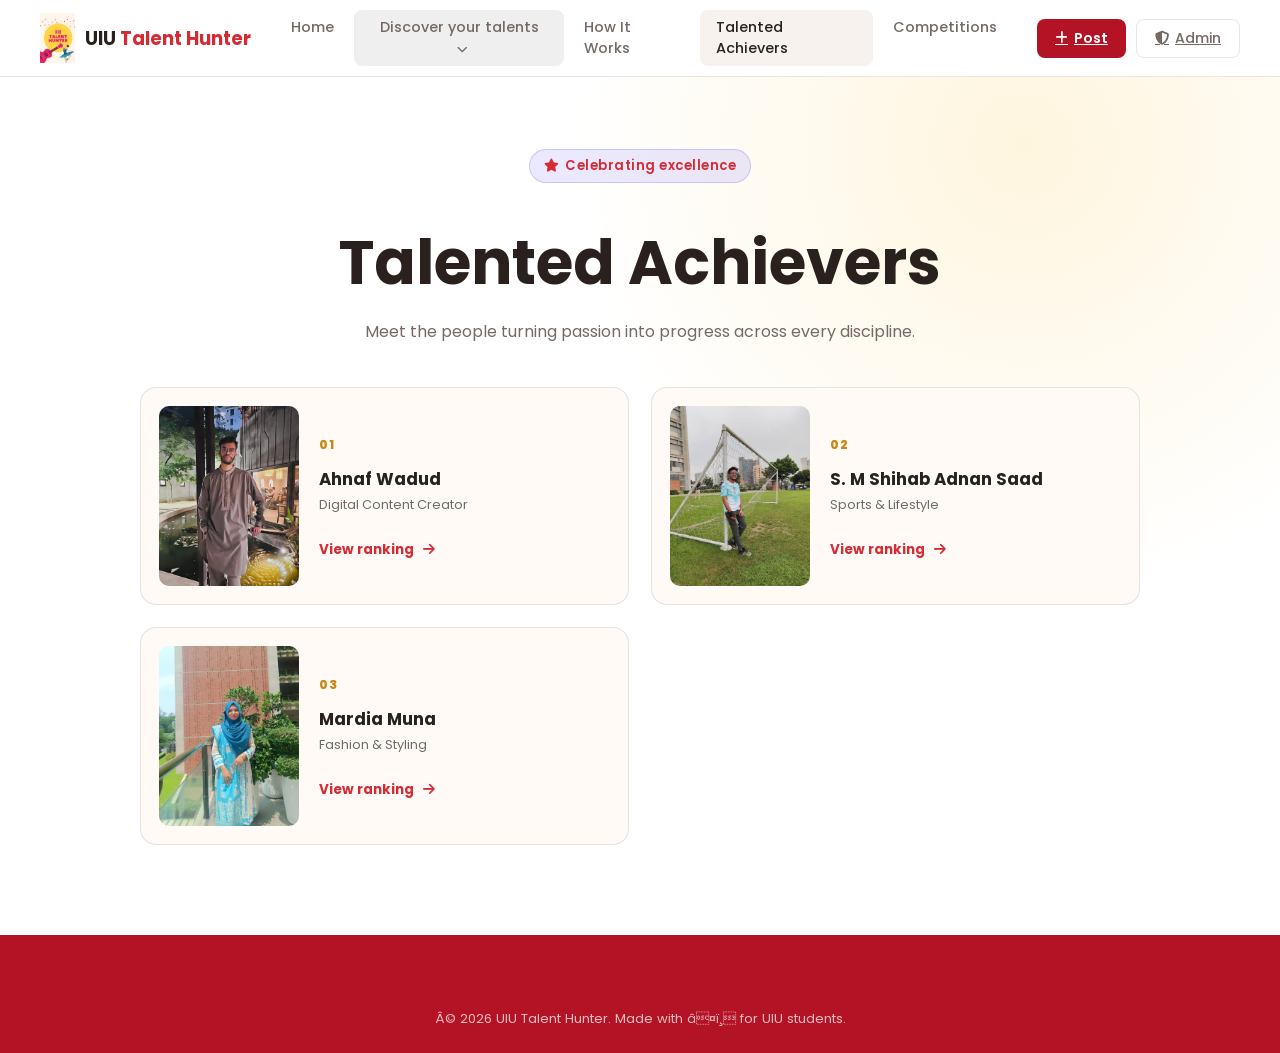
<file: achievers.html>
<!DOCTYPE html>
<html lang="en">

<head>
    <meta charset="UTF-8" />
    <meta name="viewport" content="width=device-width, initial-scale=1.0" />
    <title>Talented Achievers | UIU Talent Hunter</title>
    <link rel="stylesheet" href="style.css" />
    <link rel="stylesheet" href="achievers.css" />
    <link href="https://fonts.googleapis.com/css2?family=Poppins:wght@300;400;500;600;700;800&display=swap"
        rel="stylesheet" />
    <link rel="stylesheet" href="https://cdnjs.cloudflare.com/ajax/libs/font-awesome/6.5.0/css/all.min.css" />
</head>

<body class="category-page achievers-page">
    <nav class="navbar"><a class="nav-brand" href="index.html"><img src="logo.png" alt="UIU Talent Hunter Logo" class="logo-img"><span
                class="brand-text">UIU <span class="highlight">Talent Hunter</span></span></a>
        <ul class="nav-links">
            <li><a href="index.html" class="nav-link">Home</a></li>
            <li class="nav-dropdown"><button class="nav-link dropdown-toggle" type="button"
                    onclick="toggleTalentMenu(event)">Discover your talents <i class="fas fa-chevron-down"></i></button>
                <div class="dropdown-menu"><a href="video.html"><i class="fas fa-video"></i> Video</a><a
                        href="audio.html"><i class="fas fa-music"></i> Audio</a><a href="blog.html"><i
                            class="fas fa-align-left"></i> Text</a></div>
            </li>
            <li><a href="how-it-works.html" class="nav-link">How It Works</a></li>
            <li><a href="achievers.html" class="nav-link active">Talented Achievers</a></li>
            <li><a href="competitions.html" class="nav-link">Competitions</a></li>
        </ul>
        <div class="nav-actions"><a class="btn-upload" href="index.html#home"><i class="fas fa-plus"></i> Post</a><a
                class="btn-admin" href="index.html#leaderboard"><i class="fas fa-shield-alt"></i> Admin</a></div><button
            class="hamburger" onclick="toggleMenu()"><i class="fas fa-bars"></i></button>
    </nav>
    <main class="achievers-page-main">
        <header class="page-heading">
            <p class="hero-badge"><i class="fas fa-star"></i> Celebrating excellence</p>
            <h1>Talented Achievers</h1>
            <p>Meet the people turning passion into progress across every discipline.</p>
        </header>
        <section class="achiever-grid">
            <article class="achiever-card"><img
                    src="ahnaf-wadud.jpg"
                    alt="Ahnaf Wadud" />
                <div><span class="achiever-rank">01</span>
                    <h2>Ahnaf Wadud</h2>
                    <p>Digital Content Creator</p><a href="index.html#leaderboard" class="text-link">View ranking <i
                            class="fas fa-arrow-right"></i></a>
                </div>
            </article>
            <article class="achiever-card"><img
                    src="shihab-adnan-saad.jpg"
                    alt="S. M Shihab Adnan Saad" />
                <div><span class="achiever-rank">02</span>
                    <h2>S. M Shihab Adnan Saad</h2>
                    <p>Sports & Lifestyle</p><a href="index.html#leaderboard" class="text-link">View ranking <i
                            class="fas fa-arrow-right"></i></a>
                </div>
            </article>
            <article class="achiever-card"><img
                    src="mardia-muna.jpg"
                    alt="Mardia Muna" />
                <div><span class="achiever-rank">03</span>
                    <h2>Mardia Muna</h2>
                    <p>Fashion & Styling</p><a href="index.html#leaderboard" class="text-link">View ranking <i
                            class="fas fa-arrow-right"></i></a>
                </div>
            </article>
        </section>
    </main>
    <footer class="footer">
        <div class="footer-bottom">
            <p>Â© 2026 UIU Talent Hunter. Made with â¤ï¸ for UIU students.</p>
        </div>
    </footer>
    <script src="script.js"></script>
</body>

</html>
</file>
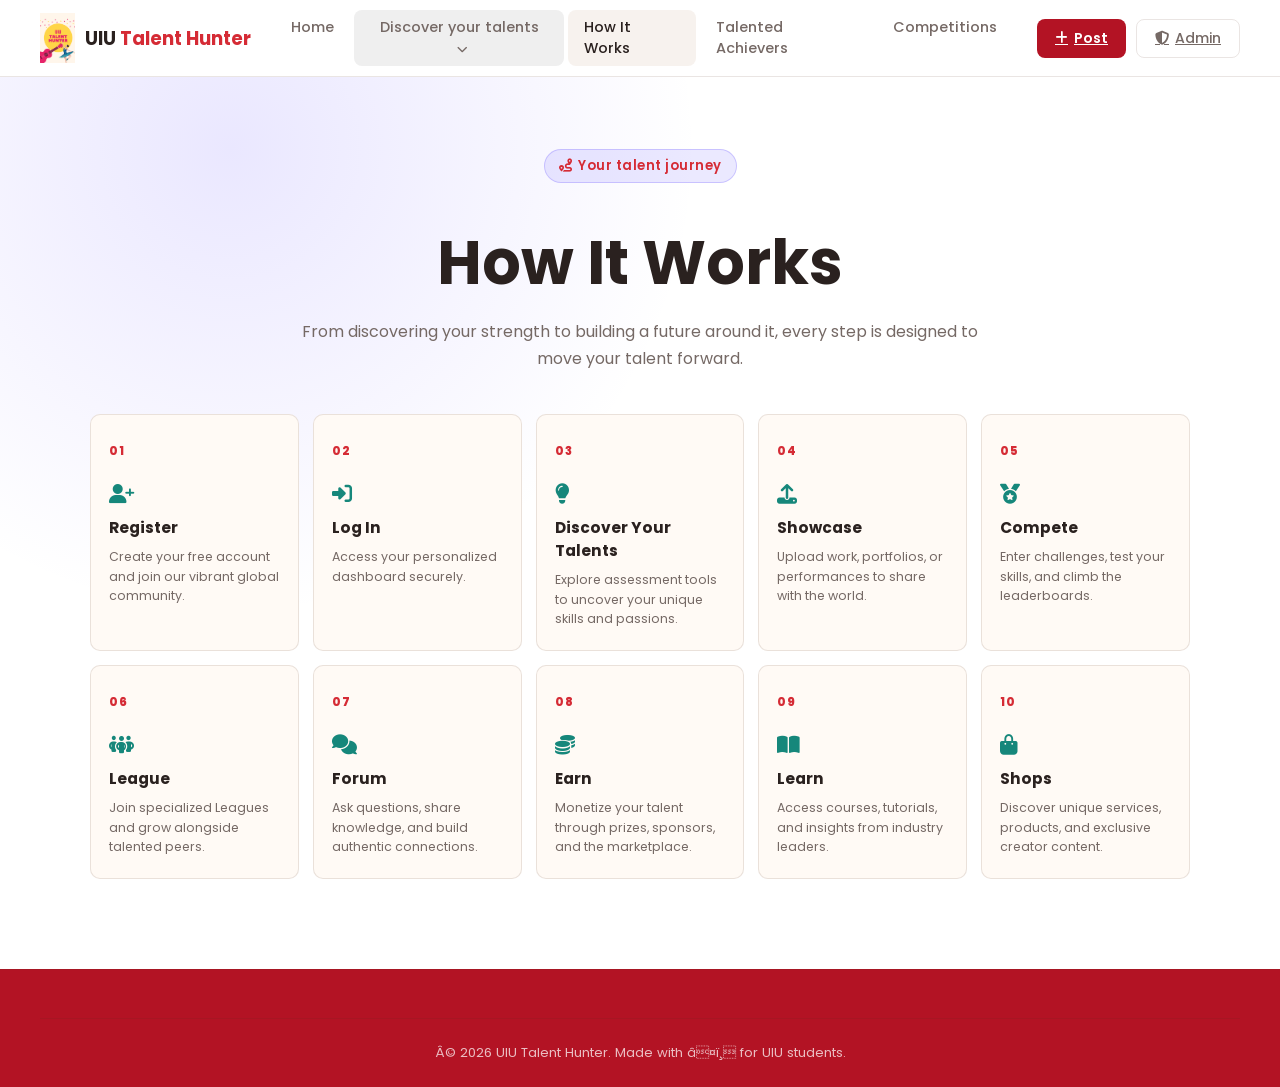
<file: how-it-works.html>
<!DOCTYPE html>
<html lang="en">

<head>
    <meta charset="UTF-8" />
    <meta name="viewport" content="width=device-width, initial-scale=1.0" />
    <title>How It Works | UIU Talent Hunter</title>
    <link rel="stylesheet" href="style.css" />
    <link rel="stylesheet" href="how-it-works.css" />
    <link href="https://fonts.googleapis.com/css2?family=Poppins:wght@300;400;500;600;700;800&display=swap"
        rel="stylesheet" />
    <link rel="stylesheet" href="https://cdnjs.cloudflare.com/ajax/libs/font-awesome/6.5.0/css/all.min.css" />
</head>

<body class="category-page how-page">
    <nav class="navbar"><a class="nav-brand" href="index.html"><img src="logo.png" alt="UIU Talent Hunter Logo" class="logo-img"><span
                class="brand-text">UIU <span class="highlight">Talent Hunter</span></span></a>
        <ul class="nav-links">
            <li><a href="index.html" class="nav-link">Home</a></li>
            <li class="nav-dropdown"><button class="nav-link dropdown-toggle" type="button"
                    onclick="toggleTalentMenu(event)">Discover your talents <i class="fas fa-chevron-down"></i></button>
                <div class="dropdown-menu"><a href="video.html"><i class="fas fa-video"></i> Video</a><a
                        href="audio.html"><i class="fas fa-music"></i> Audio</a><a href="blog.html"><i
                            class="fas fa-align-left"></i> Text</a></div>
            </li>
            <li><a href="how-it-works.html" class="nav-link active">How It Works</a></li>
            <li><a href="achievers.html" class="nav-link">Talented Achievers</a></li>
            <li><a href="competitions.html" class="nav-link">Competitions</a></li>
        </ul>
        <div class="nav-actions"><a class="btn-upload" href="index.html#home"><i class="fas fa-plus"></i> Post</a><a
                class="btn-admin" href="index.html#leaderboard"><i class="fas fa-shield-alt"></i> Admin</a></div><button
            class="hamburger" onclick="toggleMenu()"><i class="fas fa-bars"></i></button>
    </nav>
    <main class="how-page-main">
        <header class="page-heading">
            <p class="hero-badge"><i class="fas fa-route"></i> Your talent journey</p>
            <h1>How It Works</h1>
            <p>From discovering your strength to building a future around it, every step is designed to move your talent
                forward.</p>
        </header>
        <section class="steps-grid full-steps">
            <article class="step-card"><span>01</span><i class="fas fa-user-plus"></i>
                <h3>Register</h3>
                <p>Create your free account and join our vibrant global community.</p>
            </article>
            <article class="step-card"><span>02</span><i class="fas fa-right-to-bracket"></i>
                <h3>Log In</h3>
                <p>Access your personalized dashboard securely.</p>
            </article>
            <article class="step-card"><span>03</span><i class="fas fa-lightbulb"></i>
                <h3>Discover Your Talents</h3>
                <p>Explore assessment tools to uncover your unique skills and passions.</p>
            </article>
            <article class="step-card"><span>04</span><i class="fas fa-upload"></i>
                <h3>Showcase</h3>
                <p>Upload work, portfolios, or performances to share with the world.</p>
            </article>
            <article class="step-card"><span>05</span><i class="fas fa-medal"></i>
                <h3>Compete</h3>
                <p>Enter challenges, test your skills, and climb the leaderboards.</p>
            </article>
            <article class="step-card"><span>06</span><i class="fas fa-people-group"></i>
                <h3>League</h3>
                <p>Join specialized Leagues and grow alongside talented peers.</p>
            </article>
            <article class="step-card"><span>07</span><i class="fas fa-comments"></i>
                <h3>Forum</h3>
                <p>Ask questions, share knowledge, and build authentic connections.</p>
            </article>
            <article class="step-card"><span>08</span><i class="fas fa-coins"></i>
                <h3>Earn</h3>
                <p>Monetize your talent through prizes, sponsors, and the marketplace.</p>
            </article>
            <article class="step-card"><span>09</span><i class="fas fa-book-open"></i>
                <h3>Learn</h3>
                <p>Access courses, tutorials, and insights from industry leaders.</p>
            </article>
            <article class="step-card"><span>10</span><i class="fas fa-bag-shopping"></i>
                <h3>Shops</h3>
                <p>Discover unique services, products, and exclusive creator content.</p>
            </article>
        </section>
    </main>
    <footer class="footer">
        <div class="footer-bottom">
            <p>Â© 2026 UIU Talent Hunter. Made with â¤ï¸ for UIU students.</p>
        </div>
    </footer>
    <script src="script.js"></script>
</body>

</html>
</file>
<file: style.css>
:root {
  --bg: #ffffff;
  --bg2: #fff5eb;
  --bg3: #f7f2ee;
  --card: #fffaf5;
  --card2: #f8eee5;
  --border: rgba(81,44,30,0.12);
  --accent: #b31324;
  --accent2: #d52b35;
  --pink: #e45b67;
  --teal: #16877b;
  --gold: #c88816;
  --silver: #8b817c;
  --bronze: #cd7f32;
  --green: #34d399;
  --text: #2a211f;
  --text2: #756965;
  --text3: #a0948d;
  --video-color: #3b82f6;
  --audio-color: #10b981;
  --blog-color: #f59e0b;
  --radius: 16px;
  --radius-sm: 10px;
  --shadow: 0 8px 32px rgba(81,44,30,0.12);
  --shadow-card: 0 4px 24px rgba(81,44,30,0.09);
  --glow: 0 0 30px rgba(179,19,36,0.15);
}

*, *::before, *::after { box-sizing: border-box; margin: 0; padding: 0; }

html { scroll-behavior: smooth; }

body {
  font-family: 'Poppins', sans-serif;
  background: var(--bg);
  color: var(--text);
  min-height: 100vh;
  overflow-x: hidden;
}

.home-page {
  background: #ffffff;
}
::-webkit-scrollbar { width: 6px; }
::-webkit-scrollbar-track { background: var(--bg); }
::-webkit-scrollbar-thumb { background: var(--accent); border-radius: 3px; }
.navbar {
  position: sticky;
  top: 0;
  z-index: 1000;
  display: flex;
  align-items: center;
  gap: 24px;
  padding: 10px 40px;
  background: rgba(255,255,255,0.96);
  backdrop-filter: blur(16px);
  border-bottom: 1px solid var(--border);
}

.nav-brand {
  display: flex;
  align-items: center;
  gap: 10px;
  font-weight: 700;
  font-size: 1.15rem;
  text-decoration: none;
  color: var(--text);
  white-space: nowrap;
}

.brand-icon {
  display: inline-flex;
  align-items: center;
  justify-content: center;
  width: 38px;
  height: 38px;
  background: linear-gradient(145deg, #172746, #0b1427);
  border: 2px solid #d8b15d;
  border-radius: 4px;
  color: #ffffff;
  font-size: .7rem;
  font-weight: 800;
  letter-spacing: .04em;
  line-height: 1;
  box-shadow: inset 0 0 0 1px rgba(255,255,255,.18), 0 2px 5px rgba(17,24,39,.18);
}

.logo-img {
  height: 50px;
  width: auto;
  object-fit: contain;
  display: block;
}

.highlight { color: var(--accent2); }

.nav-links {
  display: flex;
  list-style: none;
  gap: 4px;
  margin: 0 auto;
}

.nav-link {
  display: block;
  padding: 7px 16px;
  border-radius: 8px;
  color: var(--text2);
  text-decoration: none;
  font-size: 0.9rem;
  font-weight: 500;
  transition: all 0.2s;
}

.nav-link:hover, .nav-link.active {
  color: var(--text);
  background: var(--bg3);
}

.nav-dropdown { position: relative; }
.dropdown-toggle { border: 0; cursor: pointer; font-family: inherit; }
.dropdown-toggle i { margin-left: 6px; font-size: .68rem; transition: transform .2s ease; }
.nav-dropdown.open .dropdown-toggle i { transform: rotate(180deg); }
.dropdown-menu { position: absolute; top: calc(100% + 12px); left: 0; min-width: 178px; padding: 8px; background: rgba(30,34,64,.98); border: 1px solid var(--border); border-radius: 12px; box-shadow: var(--shadow); opacity: 0; visibility: hidden; transform: translateY(-6px); transition: .2s ease; }
.nav-dropdown.open .dropdown-menu { opacity: 1; visibility: visible; transform: translateY(0); }
.dropdown-menu a { display: flex; align-items: center; gap: 10px; padding: 11px 12px; border-radius: 8px; color: var(--text2); text-decoration: none; font-size: .82rem; }
.dropdown-menu a:hover { color: var(--text); background: var(--bg3); }
.dropdown-menu a i { width: 16px; color: var(--accent2); }

.nav-actions { display: flex; gap: 10px; }

.btn-upload {
  padding: 8px 18px;
  background: var(--accent);
  color: #fff;
  border: none;
  border-radius: 8px;
  font-family: inherit;
  font-size: 0.88rem;
  font-weight: 600;
  cursor: pointer;
  transition: all 0.2s;
  display: flex;
  align-items: center;
  gap: 6px;
}

.btn-upload:hover { background: var(--accent2); transform: translateY(-1px); }

.btn-admin {
  padding: 8px 18px;
  background: transparent;
  color: var(--text2);
  border: 1px solid var(--border);
  border-radius: 8px;
  font-family: inherit;
  font-size: 0.88rem;
  font-weight: 500;
  cursor: pointer;
  transition: all 0.2s;
  display: flex;
  align-items: center;
  gap: 6px;
}

.btn-admin:hover { background: var(--bg3); color: var(--text); }

.hamburger {
  display: none;
  background: none;
  border: none;
  color: var(--text);
  font-size: 1.2rem;
  cursor: pointer;
  margin-left: auto;
}
.hero {
  position: relative;
  max-width: 1180px;
  min-height: 530px;
  margin: 0 auto;
  display: flex;
  align-items: center;
  justify-content: space-between;
  padding: 70px 40px 60px;
  border-radius: 0 0 10px 10px;
  overflow: hidden;
}

.hero-bg {
  position: absolute;
  inset: 0;
  background: linear-gradient(90deg, rgba(9,12,20,.82), rgba(9,12,20,.3)), url('hero-bg.jpg') center/cover;
  z-index: 0;
}

.hero-content {
  position: relative;
  z-index: 1;
  max-width: 600px;
}

.hero-badge {
  display: inline-flex;
  align-items: center;
  gap: 6px;
  padding: 6px 14px;
  background: rgba(124,107,255,0.15);
  border: 1px solid rgba(124,107,255,0.3);
  border-radius: 50px;
  font-size: 0.82rem;
  font-weight: 600;
  color: var(--accent2);
  margin-bottom: 20px;
  letter-spacing: 0.5px;
}

.hero-title {
  font-size: clamp(2.4rem, 5vw, 4rem);
  font-weight: 800;
  line-height: 1.1;
  margin-bottom: 16px;
  color: #ffffff;
}

.gradient-text {
  background: linear-gradient(135deg, var(--accent), var(--pink));
  -webkit-background-clip: text;
  -webkit-text-fill-color: transparent;
  background-clip: text;
}

.hero-subtitle {
  font-size: 1.05rem;
  color: rgba(255,255,255,.8);
  line-height: 1.7;
  margin-bottom: 32px;
}

.hero-stats {
  display: flex;
  align-items: center;
  gap: 24px;
  margin-bottom: 36px;
}

.stat { display: flex; flex-direction: column; }
.stat-num { font-size: 1.6rem; font-weight: 800; color: #ffffff; }
.stat-label { font-size: 0.78rem; color: rgba(255,255,255,.72); text-transform: uppercase; letter-spacing: 1px; }
.stat-divider { width: 1px; height: 40px; background: var(--border); }

.hero-btns { display: flex; gap: 14px; flex-wrap: wrap; }

.btn-primary {
  padding: 13px 28px;
  background: linear-gradient(135deg, var(--accent), var(--pink));
  color: #fff;
  border: none;
  border-radius: 10px;
  font-family: inherit;
  font-size: 0.95rem;
  font-weight: 600;
  text-decoration: none;
  cursor: pointer;
  transition: all 0.2s;
  display: inline-flex;
  align-items: center;
  gap: 8px;
}

.btn-primary:hover { transform: translateY(-2px); box-shadow: 0 8px 24px rgba(124,107,255,0.4); }

.btn-secondary {
  padding: 13px 28px;
  background: transparent;
  color: #ffffff;
  border: 1.5px solid var(--border);
  border-radius: 10px;
  font-family: inherit;
  font-size: 0.95rem;
  font-weight: 600;
  cursor: pointer;
  transition: all 0.2s;
}

.btn-secondary:hover { background: var(--bg3); border-color: var(--accent); }

.hero-cards {
  position: relative;
  z-index: 1;
  display: flex;
  flex-direction: column;
  gap: 16px;
  padding: 20px;
}

.floating-card {
  display: flex;
  align-items: center;
  gap: 14px;
  padding: 16px 24px;
  background: var(--card);
  border: 1px solid var(--border);
  border-radius: var(--radius);
  font-weight: 600;
  font-size: 1rem;
  animation: float 3s ease-in-out infinite;
  box-shadow: var(--shadow-card);
  min-width: 160px;
}

.floating-card i { font-size: 1.4rem; }
.card1 { color: var(--video-color); animation-delay: 0s; }
.card2 { color: var(--audio-color); animation-delay: 0.5s; }
.card3 { color: var(--blog-color); animation-delay: 1s; }

@keyframes float {
  0%, 100% { transform: translateY(0); }
  50% { transform: translateY(-10px); }
}
.section-tabs {
  display: flex;
  justify-content: center;
  gap: 12px;
  padding: 32px 40px 0;
  border-bottom: 1px solid var(--border);
}

.tab-btn {
  padding: 12px 28px;
  background: transparent;
  color: var(--text2);
  border: none;
  border-bottom: 3px solid transparent;
  font-family: inherit;
  font-size: 0.95rem;
  font-weight: 600;
  cursor: pointer;
  transition: all 0.2s;
  display: flex;
  align-items: center;
  gap: 8px;
  margin-bottom: -1px;
}

.tab-btn:hover { color: var(--text); }
.tab-btn.active { color: var(--accent2); border-bottom-color: var(--accent); }
.content-section {
  padding: 48px 40px;
  max-width: 1280px;
  margin: 0 auto;
}

.hidden-tab { display: none; }
.active-tab { display: block; }
.home-page .content-section { display: none; }
.home-page .section-tabs { display: none; }
.home-page .hero { justify-content: center; text-align: center; }
.home-page .hero-content { max-width: 760px; }
.home-page .hero-cards { display: none; }
.tab-btn { text-decoration: none; }
.home-discovery { background: var(--bg); }
.home-section { max-width: 1180px; margin: 0 auto; padding: 54px 40px; }
.section-kicker { color: var(--accent2); font-size: .76rem; font-weight: 700; letter-spacing: 1.4px; text-transform: uppercase; }
.section-kicker i { margin-right: 7px; }
.home-section h2 { font-size: clamp(1.8rem, 3vw, 2.65rem); line-height: 1.15; margin: 12px 0 14px; }
.section-lead { max-width: 720px; color: var(--text2); line-height: 1.8; }
.welcome-section { text-align: center; border-bottom: 1px solid var(--border); }
.welcome-section .section-lead { margin: 0 auto; }
.feature-row { display: flex; justify-content: center; gap: 12px; flex-wrap: wrap; margin-top: 32px; }
.feature-chip { display: inline-flex; align-items: center; gap: 9px; padding: 12px 17px; border: 1px solid var(--border); border-radius: 10px; color: var(--text); background: rgba(255,255,255,.025); text-decoration: none; font-size: .84rem; font-weight: 600; transition: .2s ease; }
.feature-chip:hover { transform: translateY(-3px); border-color: var(--accent); background: var(--bg3); }
.feature-chip i { color: var(--accent2); }
.section-heading-row { display: flex; align-items: end; justify-content: space-between; gap: 24px; margin-bottom: 32px; }
.section-heading-row h2 { margin-bottom: 0; }
.section-mark { color: var(--text3); font-size: .8rem; letter-spacing: 2px; }
.text-link { color: var(--accent2); font-size: .84rem; font-weight: 700; text-decoration: none; white-space: nowrap; }
.text-link i { margin-left: 6px; transition: transform .2s ease; }
.text-link:hover i { transform: translateX(4px); }
.steps-grid { display: grid; grid-template-columns: repeat(5, 1fr); gap: 12px; }
.step-card { position: relative; min-height: 190px; padding: 22px 18px; background: var(--card); border: 1px solid var(--border); border-radius: var(--radius-sm); transition: .2s ease; }
.step-card:hover { border-color: rgba(167,139,250,.55); transform: translateY(-4px); box-shadow: var(--shadow-card); }
.step-card > span { color: var(--accent2); font-size: .72rem; font-weight: 800; letter-spacing: 1px; }
.step-card i { display: block; margin: 22px 0 12px; color: var(--teal); font-size: 1.25rem; }
.step-card h3 { font-size: .96rem; margin-bottom: 8px; }
.step-card p { color: var(--text2); font-size: .78rem; line-height: 1.55; }
.competition-preview { max-width: none; background: var(--bg2); }
.competition-preview > * { max-width: 1100px; margin-left: auto; margin-right: auto; }
.competition-grid { display: grid; grid-template-columns: repeat(3, 1fr); gap: 20px; }
.competition-card { overflow: hidden; background: var(--card); border: 1px solid var(--border); border-radius: var(--radius); }
.competition-card > img { width: 100%; height: 190px; display: block; object-fit: cover; }
.competition-body { padding: 20px; }
.competition-type { color: var(--gold); font-size: .7rem; font-weight: 800; letter-spacing: 1px; text-transform: uppercase; }
.competition-body h3 { font-size: 1.03rem; line-height: 1.4; margin: 9px 0; }
.competition-body p { min-height: 68px; color: var(--text2); font-size: .8rem; line-height: 1.6; }
.competition-meta { display: grid; grid-template-columns: repeat(3, 1fr); gap: 8px; margin: 18px 0; padding: 12px 0; border-top: 1px solid var(--border); border-bottom: 1px solid var(--border); }
.competition-meta span { color: var(--text3); font-size: .65rem; }
.competition-meta b { display: block; color: var(--text); font-size: .75rem; margin-bottom: 3px; }
.competition-body .btn-primary { padding: 10px 15px; font-size: .78rem; }
.community-section { display: grid; grid-template-columns: 1.15fr .85fr; gap: 22px; }
.community-section.full-width { grid-template-columns: 1fr; }
.home-page .steps-grid .step-card:nth-child(n+4) { display: none; }
.home-page .competition-grid .competition-card:nth-child(n+2) { display: none; }
.community-panel { padding: 30px; background: var(--card); border: 1px solid var(--border); border-radius: var(--radius); }
.person-row { display: grid; grid-template-columns: 46px 1fr 46px 1fr; align-items: center; gap: 12px; margin-top: 28px; }
.person-row img { width: 46px; height: 46px; object-fit: cover; border-radius: 50%; border: 2px solid var(--accent); }
.person-row strong, .person-row span { display: block; }
.person-row strong { font-size: .78rem; }
.person-row span { color: var(--text3); font-size: .7rem; margin-top: 3px; }
.leaderboard-list { display: grid; gap: 14px; margin-top: 24px; }
.leaderboard-item { display: grid; grid-template-columns: 50px 70px 1fr; gap: 14px; align-items: center; padding: 16px; background: var(--card2); border: 1.5px solid var(--border); border-radius: var(--radius-sm); transition: all 0.3s ease; }
.leaderboard-item:hover { transform: translateX(4px); box-shadow: var(--shadow-card); }
.leaderboard-item.rank-1 { background: linear-gradient(135deg, rgba(200,136,22,.08), rgba(200,136,22,.05)); border-color: var(--gold); }
.leaderboard-item.rank-2 { background: linear-gradient(135deg, rgba(139,129,124,.08), rgba(139,129,124,.05)); border-color: var(--silver); }
.leaderboard-item.rank-3 { background: linear-gradient(135deg, rgba(205,127,50,.08), rgba(205,127,50,.05)); border-color: var(--bronze); }
.rank-badge { display: flex; align-items: center; justify-content: center; width: 50px; height: 50px; border-radius: 50%; font-weight: 800; font-size: 0.95rem; }
.leaderboard-item.rank-1 .rank-badge { background: linear-gradient(135deg, var(--gold), #d4a034); color: #ffffff; }
.leaderboard-item.rank-2 .rank-badge { background: linear-gradient(135deg, var(--silver), #a89c94); color: #ffffff; }
.leaderboard-item.rank-3 .rank-badge { background: linear-gradient(135deg, var(--bronze), #e8a036); color: #ffffff; }
.rank-badge i { margin-right: 4px; font-size: 0.85rem; }
.leader-avatar { width: 70px; height: 70px; border-radius: 12px; object-fit: cover; border: 2px solid var(--border); }
.leader-info { display: flex; flex-direction: column; gap: 4px; }
.leader-info strong { font-size: 0.9rem; color: var(--text); display: block; }
.leader-info span { color: var(--accent2); font-size: 0.78rem; font-weight: 600; display: block; }
.leader-info small { color: var(--text3); font-size: 0.7rem; display: block; margin-top: 2px; }
.leaderboard-visual { margin-top: 24px; }
.top-three { display: grid; grid-template-columns: 1fr 1.2fr 1fr; gap: 20px; align-items: flex-end; }
.leaderboard-rank { display: flex; flex-direction: column; align-items: center; gap: 12px; position: relative; }
.leaderboard-rank img { width: 100px; height: 100px; border-radius: 50%; object-fit: cover; border: 4px solid var(--border); }
.leaderboard-rank.rank-1 img { border-color: var(--gold); width: 120px; height: 120px; box-shadow: 0 0 0 4px rgba(200,136,22,.15); }
.leaderboard-rank.rank-2 img { border-color: var(--silver); }
.leaderboard-rank.rank-3 img { border-color: var(--bronze); }
.rank-label { position: absolute; top: 75px; left: 50%; transform: translateX(-50%); width: 50px; height: 50px; display: flex; align-items: center; justify-content: center; border-radius: 50%; font-weight: 800; font-size: 1rem; color: #ffffff; }
.leaderboard-rank.rank-1 .rank-label { background: linear-gradient(135deg, var(--gold), #d4a034); top: 95px; }
.leaderboard-rank.rank-2 .rank-label { background: linear-gradient(135deg, var(--silver), #a89c94); top: 75px; }
.leaderboard-rank.rank-3 .rank-label { background: linear-gradient(135deg, var(--bronze), #e8a036); top: 75px; }
.leaderboard-rank h4 { font-size: 0.95rem; color: var(--text); text-align: center; margin-top: 10px; }
.leaderboard-rank p { color: var(--accent2); font-size: 0.78rem; font-weight: 600; text-align: center; }
.leaderboard-rank .points { color: var(--text3); font-size: 0.7rem; text-align: center; }
.supporter-list { display: grid; gap: 12px; margin-top: 26px; }
.supporter-list div { display: grid; grid-template-columns: 28px 1fr; align-items: center; padding: 10px 0; border-bottom: 1px solid var(--border); }
.supporter-list span { grid-row: span 2; color: var(--gold); font-weight: 800; font-size: .78rem; }
.supporter-list strong { font-size: .8rem; }
.supporter-list small { color: var(--text3); font-size: .7rem; }
.mission-section { max-width: none; background: #fffaf5; text-align: center; }
.mission-section > * { max-width: 1100px; margin-left: auto; margin-right: auto; }
.mission-grid { display: grid; grid-template-columns: repeat(3, 1fr); gap: 20px; margin-top: 34px; text-align: left; }
.mission-grid article { padding: 22px; border-left: 2px solid var(--accent); background: rgba(179,19,36,.05); }
.mission-grid i { color: var(--teal); font-size: 1.25rem; }
.mission-grid h3 { font-size: .98rem; margin: 15px 0 8px; }
.mission-grid p { color: var(--text2); font-size: .8rem; line-height: 1.65; }
.organizations-section { border-top: 1px solid var(--border); }
.organization-grid { display: grid; grid-template-columns: repeat(3, 1fr); gap: 18px; }
.organization-grid article { display: grid; grid-template-columns: 58px 1fr; grid-template-rows: 1fr 1fr; column-gap: 14px; align-items: center; padding: 14px; background: var(--card); border: 1px solid var(--border); border-radius: var(--radius-sm); }
.organization-grid img { width: 58px; height: 58px; grid-row: span 2; border-radius: 50%; object-fit: cover; }
.organization-grid strong { align-self: end; font-size: .84rem; }
.organization-grid span { align-self: start; color: var(--text3); font-size: .72rem; }
.testimonials-section { background: var(--bg2); max-width: none; }
.testimonials-section > * { max-width: 1100px; margin-left: auto; margin-right: auto; }
.testimonial-grid { display: grid; grid-template-columns: repeat(3, 1fr); gap: 18px; margin-top: 30px; }
.testimonial-grid blockquote { margin: 0; padding: 22px; background: var(--card); border: 1px solid var(--border); border-radius: var(--radius-sm); }
.testimonial-grid blockquote p { min-height: 105px; color: var(--text2); font-size: .8rem; line-height: 1.7; }
.testimonial-grid footer { display: flex; align-items: center; gap: 10px; margin-top: 20px; }
.testimonial-grid footer img { width: 38px; height: 38px; border-radius: 50%; object-fit: cover; }
.testimonial-grid footer strong, .testimonial-grid footer small { display: block; }
.testimonial-grid footer strong { font-size: .76rem; }
.testimonial-grid footer small { color: var(--text3); font-size: .68rem; margin-top: 3px; }

.section-header {
  margin-bottom: 36px;
  text-align: center;
}

.section-header h2 {
  font-size: 1.8rem;
  font-weight: 700;
  margin-bottom: 8px;
  display: flex;
  align-items: center;
  justify-content: center;
  gap: 10px;
}

.section-header h2 i { color: var(--accent); }
.section-header p { color: var(--text2); font-size: 0.95rem; }
.cards-grid {
  display: grid;
  grid-template-columns: repeat(auto-fill, minmax(320px, 1fr));
  gap: 24px;
}
.media-card {
  background: var(--card);
  border: 1px solid var(--border);
  border-radius: var(--radius);
  overflow: hidden;
  transition: transform 0.2s, box-shadow 0.2s;
}

.media-card:hover {
  transform: translateY(-4px);
  box-shadow: var(--shadow);
}

.card-thumbnail { position: relative; }
.card-thumbnail video {
  width: 100%;
  height: 200px;
  object-fit: cover;
  display: block;
  background: var(--bg);
}
.cat-badge {
  position: absolute;
  top: 10px;
  right: 10px;
  padding: 4px 10px;
  border-radius: 50px;
  font-size: 0.72rem;
  font-weight: 700;
  display: flex;
  align-items: center;
  gap: 5px;
  letter-spacing: 0.4px;
}

.video-badge { background: rgba(59,130,246,0.85); color: #fff; }
.audio-badge { background: rgba(16,185,129,0.85); color: #fff; }
.blog-badge { background: rgba(245,158,11,0.85); color: #fff; position: static; margin-left: auto; }
.audio-visual {
  position: relative;
  background: linear-gradient(135deg, var(--bg2), var(--bg3));
  height: 180px;
  display: flex;
  align-items: center;
  justify-content: center;
  overflow: hidden;
}

.audio-avatar {
  width: 80px;
  height: 80px;
  border-radius: 50%;
  overflow: hidden;
  border: 3px solid var(--accent);
  z-index: 1;
  box-shadow: 0 0 20px rgba(124,107,255,0.4);
}

.audio-avatar img { width: 100%; height: 100%; object-fit: cover; }

.audio-wave {
  position: absolute;
  bottom: 16px;
  display: flex;
  align-items: flex-end;
  gap: 3px;
  height: 40px;
}

.audio-wave span {
  width: 4px;
  border-radius: 2px;
  background: var(--audio-color);
  animation: wave 1.2s ease-in-out infinite;
  opacity: 0.7;
}

.audio-wave span:nth-child(1) { height: 20px; animation-delay: 0.0s; }
.audio-wave span:nth-child(2) { height: 30px; animation-delay: 0.1s; }
.audio-wave span:nth-child(3) { height: 40px; animation-delay: 0.2s; }
.audio-wave span:nth-child(4) { height: 25px; animation-delay: 0.3s; }
.audio-wave span:nth-child(5) { height: 35px; animation-delay: 0.4s; }
.audio-wave span:nth-child(6) { height: 40px; animation-delay: 0.5s; }
.audio-wave span:nth-child(7) { height: 28px; animation-delay: 0.6s; }
.audio-wave span:nth-child(8) { height: 22px; animation-delay: 0.7s; }
.audio-wave span:nth-child(9) { height: 35px; animation-delay: 0.8s; }
.audio-wave span:nth-child(10) { height: 18px; animation-delay: 0.9s; }

@keyframes wave {
  0%, 100% { transform: scaleY(0.5); }
  50% { transform: scaleY(1.2); }
}
.card-body { padding: 18px; }
.card-title { font-size: 1rem; font-weight: 700; margin-bottom: 10px; line-height: 1.4; }
.card-meta { display: flex; align-items: center; gap: 8px; margin-bottom: 10px; flex-wrap: wrap; }
.avatar { width: 28px; height: 28px; border-radius: 50%; object-fit: cover; }
.author { font-size: 0.82rem; font-weight: 600; color: var(--accent2); }
.dot { color: var(--text3); }
.date { font-size: 0.78rem; color: var(--text3); }
.card-desc { font-size: 0.84rem; color: var(--text2); line-height: 1.6; margin-bottom: 14px; }
.audio-player { margin-bottom: 12px; }
.audio-player audio { width: 100%; height: 36px; border-radius: 6px; }
.card-footer {
  display: flex;
  align-items: center;
  justify-content: space-between;
  padding-top: 12px;
  border-top: 1px solid var(--border);
}

.reactions { display: flex; gap: 10px; }

.react-btn {
  display: flex;
  align-items: center;
  gap: 5px;
  padding: 5px 12px;
  border: 1px solid var(--border);
  border-radius: 50px;
  background: transparent;
  color: var(--text2);
  font-size: 0.82rem;
  font-family: inherit;
  cursor: pointer;
  transition: all 0.2s;
}

.react-btn:hover { background: var(--bg3); color: var(--text); }
.react-btn.liked { color: var(--pink); border-color: var(--pink); background: rgba(244,114,182,0.1); }

.points-badge {
  display: flex;
  align-items: center;
  gap: 5px;
  padding: 5px 12px;
  background: rgba(251,191,36,0.12);
  border: 1px solid rgba(251,191,36,0.25);
  border-radius: 50px;
  font-size: 0.8rem;
  font-weight: 700;
  color: var(--gold);
}
.comments-panel {
  margin-top: 14px;
  border-top: 1px solid var(--border);
  padding-top: 12px;
}

.comment-list { display: flex; flex-direction: column; gap: 10px; margin-bottom: 12px; }

.comment {
  display: flex;
  align-items: flex-start;
  gap: 8px;
}

.c-avatar { width: 24px; height: 24px; border-radius: 50%; object-fit: cover; margin-top: 2px; flex-shrink: 0; }

.comment strong { font-size: 0.8rem; color: var(--accent2); }
.comment p { font-size: 0.82rem; color: var(--text2); margin-top: 2px; }

.comment-input-row {
  display: flex;
  gap: 8px;
  align-items: center;
}

.comment-input {
  flex: 1;
  padding: 8px 12px;
  background: var(--bg3);
  border: 1px solid var(--border);
  border-radius: 8px;
  color: var(--text);
  font-family: inherit;
  font-size: 0.82rem;
  outline: none;
  transition: border-color 0.2s;
}

.comment-input:focus { border-color: var(--accent); }

.send-btn {
  width: 34px;
  height: 34px;
  background: var(--accent);
  border: none;
  border-radius: 8px;
  color: #fff;
  cursor: pointer;
  font-size: 0.82rem;
  display: flex;
  align-items: center;
  justify-content: center;
  transition: background 0.2s;
  flex-shrink: 0;
}

.send-btn:hover { background: var(--accent2); }
.blog-grid {
  display: flex;
  flex-direction: column;
  gap: 28px;
  max-width: 780px;
  margin: 0 auto;
}

.blog-card {
  background: var(--card);
  border: 1px solid var(--border);
  border-radius: var(--radius);
  padding: 24px;
  transition: transform 0.2s, box-shadow 0.2s;
}

.blog-card:hover { transform: translateY(-2px); box-shadow: var(--shadow); }

.blog-header {
  display: flex;
  align-items: center;
  gap: 14px;
  margin-bottom: 16px;
  flex-wrap: wrap;
}

.avatar-lg { width: 44px; height: 44px; border-radius: 50%; object-fit: cover; border: 2px solid var(--accent); }
.blog-author { font-weight: 700; font-size: 0.95rem; }
.blog-date { font-size: 0.78rem; color: var(--text3); display: flex; align-items: center; gap: 5px; }

.blog-title {
  font-size: 1.25rem;
  font-weight: 700;
  margin-bottom: 10px;
  line-height: 1.4;
}

.blog-excerpt {
  font-size: 0.9rem;
  color: var(--text2);
  line-height: 1.7;
  margin-bottom: 20px;
}

.blog-photos {
  display: grid;
  grid-template-columns: repeat(auto-fill, minmax(200px, 1fr));
  gap: 14px;
  margin-bottom: 20px;
}

.blog-photo-item {
  border-radius: var(--radius-sm);
  overflow: hidden;
  background: var(--bg3);
}

.blog-photo-item img {
  width: 100%;
  height: 160px;
  object-fit: cover;
  display: block;
  transition: transform 0.3s;
}

.blog-photo-item:hover img { transform: scale(1.05); }

.photo-desc {
  padding: 8px 10px;
  font-size: 0.76rem;
  color: var(--text3);
  line-height: 1.4;
  background: var(--bg3);
}
.cat-pill {
  padding: 3px 10px;
  border-radius: 50px;
  font-size: 0.72rem;
  font-weight: 700;
}
.video-pill { background: rgba(59,130,246,0.15); color: #60a5fa; }
.audio-pill { background: rgba(16,185,129,0.15); color: #34d399; }
.blog-pill { background: rgba(245,158,11,0.15); color: #fbbf24; }
.leaderboard-section {
  padding: 64px 40px;
  background: var(--bg2);
}

.leaderboard-section .section-header { margin-bottom: 48px; }
.podium {
  display: flex;
  justify-content: center;
  align-items: flex-end;
  gap: 20px;
  margin-bottom: 56px;
  flex-wrap: wrap;
}

.podium-item {
  display: flex;
  flex-direction: column;
  align-items: center;
  gap: 8px;
}

.crown { font-size: 1.8rem; margin-bottom: -4px; }

.podium-avatar {
  border-radius: 50%;
  object-fit: cover;
  border: 3px solid var(--border);
}

.first .podium-avatar { width: 80px; height: 80px; border-color: var(--gold); box-shadow: 0 0 20px rgba(251,191,36,0.4); }
.second .podium-avatar { width: 64px; height: 64px; border-color: var(--silver); }
.third .podium-avatar { width: 60px; height: 60px; border-color: var(--bronze); }

.podium-name { font-weight: 700; font-size: 0.88rem; }
.podium-tag { font-size: 0.72rem; color: var(--text3); }

.podium-block {
  display: flex;
  flex-direction: column;
  align-items: center;
  justify-content: flex-end;
  border-radius: var(--radius-sm) var(--radius-sm) 0 0;
  padding: 12px 24px 8px;
  min-width: 100px;
  gap: 4px;
}

.first .podium-block { background: linear-gradient(180deg, rgba(251,191,36,0.2), rgba(251,191,36,0.05)); border: 1px solid rgba(251,191,36,0.3); height: 90px; }
.second .podium-block { background: linear-gradient(180deg, rgba(148,163,184,0.2), rgba(148,163,184,0.05)); border: 1px solid rgba(148,163,184,0.3); height: 72px; }
.third .podium-block { background: linear-gradient(180deg, rgba(205,127,50,0.2), rgba(205,127,50,0.05)); border: 1px solid rgba(205,127,50,0.3); height: 60px; }

.podium-rank { font-weight: 800; font-size: 1.1rem; }
.first .podium-rank { color: var(--gold); }
.second .podium-rank { color: var(--silver); }
.third .podium-rank { color: var(--bronze); }

.podium-pts { font-size: 0.8rem; color: var(--text2); font-weight: 600; }
.leaderboard-table-wrap {
  overflow-x: auto;
  border-radius: var(--radius);
  border: 1px solid var(--border);
}

.leaderboard-table {
  width: 100%;
  border-collapse: collapse;
  background: var(--card);
}

.leaderboard-table th {
  padding: 14px 18px;
  text-align: left;
  font-size: 0.78rem;
  text-transform: uppercase;
  letter-spacing: 0.8px;
  color: var(--text3);
  background: var(--card2);
  border-bottom: 1px solid var(--border);
  white-space: nowrap;
}

.leaderboard-table td {
  padding: 14px 18px;
  font-size: 0.88rem;
  border-bottom: 1px solid var(--border);
  vertical-align: middle;
}

.leaderboard-table tr:last-child td { border-bottom: none; }
.leaderboard-table tr:hover td { background: var(--card2); }

.rank-badge {
  display: inline-flex;
  align-items: center;
  justify-content: center;
  width: 28px;
  height: 28px;
  border-radius: 50%;
  font-size: 0.78rem;
  font-weight: 700;
  background: var(--bg3);
  color: var(--text2);
}

.rank-badge.gold { background: rgba(251,191,36,0.2); color: var(--gold); }
.rank-badge.silver { background: rgba(148,163,184,0.2); color: var(--silver); }
.rank-badge.bronze { background: rgba(205,127,50,0.2); color: var(--bronze); }

.t-avatar { width: 28px; height: 28px; border-radius: 50%; object-fit: cover; vertical-align: middle; margin-right: 8px; }

.admin-pts { color: var(--accent2); font-weight: 600; }
.total-pts { color: var(--gold); font-weight: 800; font-size: 0.95rem; }
.footer {
  background: var(--accent);
  color: #fff;
  border-top: 1px solid var(--border);
  padding: 48px 40px 24px;
}

.footer-content {
  display: flex;
  gap: 60px;
  flex-wrap: wrap;
  margin-bottom: 36px;
}

.footer-brand { max-width: 280px; }
.footer-brand .brand-text { font-size: 1.1rem; font-weight: 700; margin-left: 8px; }
.footer-brand p { color: rgba(255,255,255,.78); font-size: 0.85rem; line-height: 1.6; margin-top: 12px; }

.footer-links {
  display: flex;
  flex-direction: column;
  gap: 10px;
}

.footer-links h5 {
  font-weight: 700;
  font-size: 0.85rem;
  text-transform: uppercase;
  letter-spacing: 0.8px;
  color: rgba(255,255,255,.72);
  margin-bottom: 4px;
}

.footer-links a {
  color: rgba(255,255,255,.86);
  text-decoration: none;
  font-size: 0.88rem;
  display: flex;
  align-items: center;
  gap: 8px;
  transition: color 0.2s;
}

.footer-links a:hover { color: var(--accent2); }
.footer-links a i { width: 16px; }

.footer-bottom {
  text-align: center;
  padding-top: 24px;
  border-top: 1px solid var(--border);
  color: rgba(255,255,255,.72);
  font-size: 0.82rem;
}
.modal-overlay {
  position: fixed;
  inset: 0;
  background: rgba(0,0,0,0.7);
  backdrop-filter: blur(6px);
  z-index: 2000;
  display: flex;
  align-items: center;
  justify-content: center;
  padding: 20px;
}

.modal {
  background: var(--card);
  border: 1px solid var(--border);
  border-radius: var(--radius);
  width: 100%;
  max-width: 520px;
  max-height: 90vh;
  overflow-y: auto;
  animation: modalIn 0.25s ease;
}

@keyframes modalIn {
  from { transform: scale(0.95) translateY(10px); opacity: 0; }
  to { transform: scale(1) translateY(0); opacity: 1; }
}

.modal-header {
  display: flex;
  align-items: center;
  justify-content: space-between;
  padding: 20px 24px;
  border-bottom: 1px solid var(--border);
}

.modal-header h3 {
  font-size: 1.05rem;
  font-weight: 700;
  display: flex;
  align-items: center;
  gap: 10px;
}

.modal-header h3 i { color: var(--accent); }

.modal-close {
  background: none;
  border: none;
  color: var(--text3);
  font-size: 1.4rem;
  cursor: pointer;
  line-height: 1;
  padding: 4px;
  transition: color 0.2s;
}

.modal-close:hover { color: var(--text); }

.modal-body { padding: 24px; }

.form-group { margin-bottom: 18px; }

.form-group label {
  display: block;
  font-size: 0.84rem;
  font-weight: 600;
  color: var(--text2);
  margin-bottom: 8px;
}

.form-input {
  width: 100%;
  padding: 10px 14px;
  background: var(--bg3);
  border: 1px solid var(--border);
  border-radius: var(--radius-sm);
  color: var(--text);
  font-family: inherit;
  font-size: 0.9rem;
  outline: none;
  transition: border-color 0.2s;
}

.form-input:focus { border-color: var(--accent); }

textarea.form-input { resize: vertical; }

.category-select { display: flex; gap: 10px; }

.cat-option {
  flex: 1;
  padding: 10px;
  background: var(--bg3);
  border: 1.5px solid var(--border);
  border-radius: var(--radius-sm);
  color: var(--text2);
  font-family: inherit;
  font-size: 0.84rem;
  font-weight: 600;
  cursor: pointer;
  display: flex;
  align-items: center;
  justify-content: center;
  gap: 6px;
  transition: all 0.2s;
}

.cat-option:hover { background: var(--bg2); }
.cat-option.active { border-color: var(--accent); color: var(--accent2); background: rgba(124,107,255,0.1); }

.file-drop {
  border: 2px dashed var(--border);
  border-radius: var(--radius-sm);
  padding: 28px;
  text-align: center;
  cursor: pointer;
  transition: all 0.2s;
}

.file-drop:hover { border-color: var(--accent); background: rgba(124,107,255,0.05); }
.file-drop i { font-size: 2rem; color: var(--accent); margin-bottom: 8px; }
.file-drop p { font-size: 0.88rem; font-weight: 600; margin-bottom: 4px; }
.file-drop span { font-size: 0.75rem; color: var(--text3); }

.btn-submit {
  width: 100%;
  padding: 13px;
  background: linear-gradient(135deg, var(--accent), var(--pink));
  color: #fff;
  border: none;
  border-radius: var(--radius-sm);
  font-family: inherit;
  font-size: 0.95rem;
  font-weight: 700;
  cursor: pointer;
  display: flex;
  align-items: center;
  justify-content: center;
  gap: 8px;
  transition: all 0.2s;
}

.btn-submit:hover { transform: translateY(-1px); box-shadow: 0 6px 20px rgba(124,107,255,0.35); }

.admin-note {
  font-size: 0.85rem;
  color: var(--text3);
  margin-bottom: 20px;
  padding: 10px 14px;
  background: var(--bg3);
  border-radius: 8px;
  border-left: 3px solid var(--accent);
}
.admin-point-list { display: flex; flex-direction: column; gap: 12px; }

.admin-point-row {
  display: flex;
  align-items: center;
  gap: 12px;
  padding: 10px 14px;
  background: var(--bg3);
  border-radius: var(--radius-sm);
  border: 1px solid var(--border);
}

.admin-point-row img { width: 32px; height: 32px; border-radius: 50%; object-fit: cover; }
.admin-point-row .p-name { flex: 1; font-size: 0.88rem; font-weight: 600; }

.point-input {
  width: 80px;
  padding: 6px 10px;
  background: var(--bg);
  border: 1px solid var(--border);
  border-radius: 6px;
  color: var(--text);
  font-family: inherit;
  font-size: 0.88rem;
  font-weight: 700;
  text-align: center;
  outline: none;
  transition: border-color 0.2s;
}

.point-input:focus { border-color: var(--accent); }
.toast {
  position: fixed;
  bottom: 28px;
  right: 28px;
  z-index: 9999;
  padding: 12px 22px;
  background: var(--card);
  border: 1px solid var(--border);
  border-radius: 10px;
  font-size: 0.88rem;
  font-weight: 600;
  color: var(--text);
  box-shadow: var(--shadow);
  animation: slideUp 0.3s ease;
  max-width: 320px;
  display: flex;
  align-items: center;
  gap: 10px;
}

@keyframes slideUp {
  from { transform: translateY(20px); opacity: 0; }
  to { transform: translateY(0); opacity: 1; }
}
.hidden { display: none !important; }
@media (max-width: 900px) {
  .navbar { padding: 12px 20px; }
  .nav-links { display: none; }
  .nav-actions { display: none; }
  .hamburger { display: block; }
  .hero { flex-direction: column; padding: 60px 20px 40px; text-align: center; gap: 40px; }
  .hero-stats { justify-content: center; }
  .hero-btns { justify-content: center; }
  .hero-cards { flex-direction: row; justify-content: center; padding: 0; }
  .floating-card { animation: none; }
  .section-tabs { padding: 24px 20px 0; gap: 6px; }
  .content-section, .leaderboard-section { padding: 40px 20px; }
  .cards-grid { grid-template-columns: 1fr; }
  .footer-content { gap: 32px; }
  .footer { padding: 40px 20px 20px; }
  .podium { gap: 14px; }
}

@media (max-width: 600px) {
  .hero-title { font-size: 2rem; }
  .section-header h2 { font-size: 1.4rem; }
  .hero-cards { flex-direction: column; align-items: center; }
  .tab-btn { padding: 10px 16px; font-size: 0.85rem; }
  .category-select { flex-direction: column; }
  .blog-photos { grid-template-columns: 1fr; }
  .podium { gap: 10px; }

  .home-section { padding: 58px 20px; }
  .section-heading-row { align-items: flex-start; flex-direction: column; gap: 10px; }
  .steps-grid, .competition-grid, .mission-grid, .community-section, .organization-grid, .testimonial-grid { grid-template-columns: 1fr; }
  .competition-preview > * { margin-left: 0; margin-right: 0; }
  .person-row { grid-template-columns: 42px 1fr; }
  .person-row img:nth-of-type(2), .person-row div:nth-of-type(2) { display: none; }
  .competition-meta { gap: 4px; }
  .top-three { grid-template-columns: 1fr; gap: 14px; align-items: center; }
  .leaderboard-rank img { width: 80px; height: 80px; }
  .leaderboard-rank.rank-1 img { width: 100px; height: 100px; }
}
.nav-open .nav-links {
  display: flex;
  flex-direction: column;
  position: fixed;
  top: 64px;
  left: 0;
  right: 0;
  background: var(--bg2);
  border-bottom: 1px solid var(--border);
  padding: 16px 20px 24px;
  z-index: 999;
  gap: 4px;
}

.nav-open .nav-dropdown { width: 100%; }
.nav-open .dropdown-menu { position: static; display: none; margin: 2px 0 6px; box-shadow: none; opacity: 1; visibility: visible; transform: none; }
.nav-open .nav-dropdown.open .dropdown-menu { display: block; }

.nav-open .nav-actions {
  display: flex;
  position: fixed;
  top: auto;
  bottom: 24px;
  left: 50%;
  transform: translateX(-50%);
  z-index: 999;
  gap: 12px;
}
</file>
<file: achievers.css>
@import url('style.css');

.achievers-page-main {
    min-height: calc(100vh - 180px);
    padding: 72px 40px 90px;
    background: radial-gradient(circle at 80% 8%, rgba(251, 191, 36, .15), transparent 35%);
}

.achievers-page .page-heading {
    max-width: 720px;
    margin: 0 auto 42px;
    text-align: center;
}

.achievers-page .page-heading h1 {
    font-size: clamp(2.2rem, 5vw, 3.8rem);
    margin: 14px 0 10px;
}

.achievers-page .page-heading>p:last-child {
    color: var(--text2);
    line-height: 1.7;
}

.achiever-grid {
    max-width: 1000px;
    margin: 0 auto;
    display: grid;
    grid-template-columns: repeat(2, 1fr);
    gap: 22px;
}

.achiever-card {
    display: grid;
    grid-template-columns: 140px 1fr;
    align-items: center;
    gap: 20px;
    padding: 18px;
    background: var(--card);
    border: 1px solid var(--border);
    border-radius: var(--radius);
}

.achiever-card img {
    width: 140px;
    height: 180px;
    object-fit: cover;
    border-radius: var(--radius-sm);
}

.achiever-rank {
    color: var(--gold);
    font-size: .75rem;
    font-weight: 800;
    letter-spacing: 1px;
}

.achiever-card h2 {
    font-size: 1.05rem;
    margin: 10px 0 4px;
}

.achiever-card p {
    color: var(--text2);
    font-size: .8rem;
    margin-bottom: 22px;
}

@media (max-width: 700px) {
    .achievers-page-main {
        padding: 52px 20px 64px;
    }

    .achiever-grid {
        grid-template-columns: 1fr;
    }
}
</file>
<file: how-it-works.css>
@import url('style.css');

.how-page-main {
    min-height: calc(100vh - 180px);
    padding: 72px 40px 90px;
    background: radial-gradient(circle at 18% 8%, rgba(124, 107, 255, .16), transparent 35%);
}

.how-page .page-heading {
    max-width: 720px;
    margin: 0 auto 42px;
    text-align: center;
}

.how-page .page-heading h1 {
    font-size: clamp(2.2rem, 5vw, 3.8rem);
    margin: 14px 0 10px;
}

.how-page .page-heading>p:last-child {
    color: var(--text2);
    line-height: 1.7;
}

.full-steps {
    max-width: 1100px;
    margin: 0 auto;
    display: grid;
    grid-template-columns: repeat(5, 1fr);
    gap: 14px;
}

.full-steps .step-card {
    min-height: 200px;
}

@media (max-width: 900px) {
    .full-steps {
        grid-template-columns: repeat(2, 1fr);
    }
}

@media (max-width: 600px) {
    .how-page-main {
        padding: 52px 20px 64px;
    }

    .full-steps {
        grid-template-columns: 1fr;
    }
}
</file>
